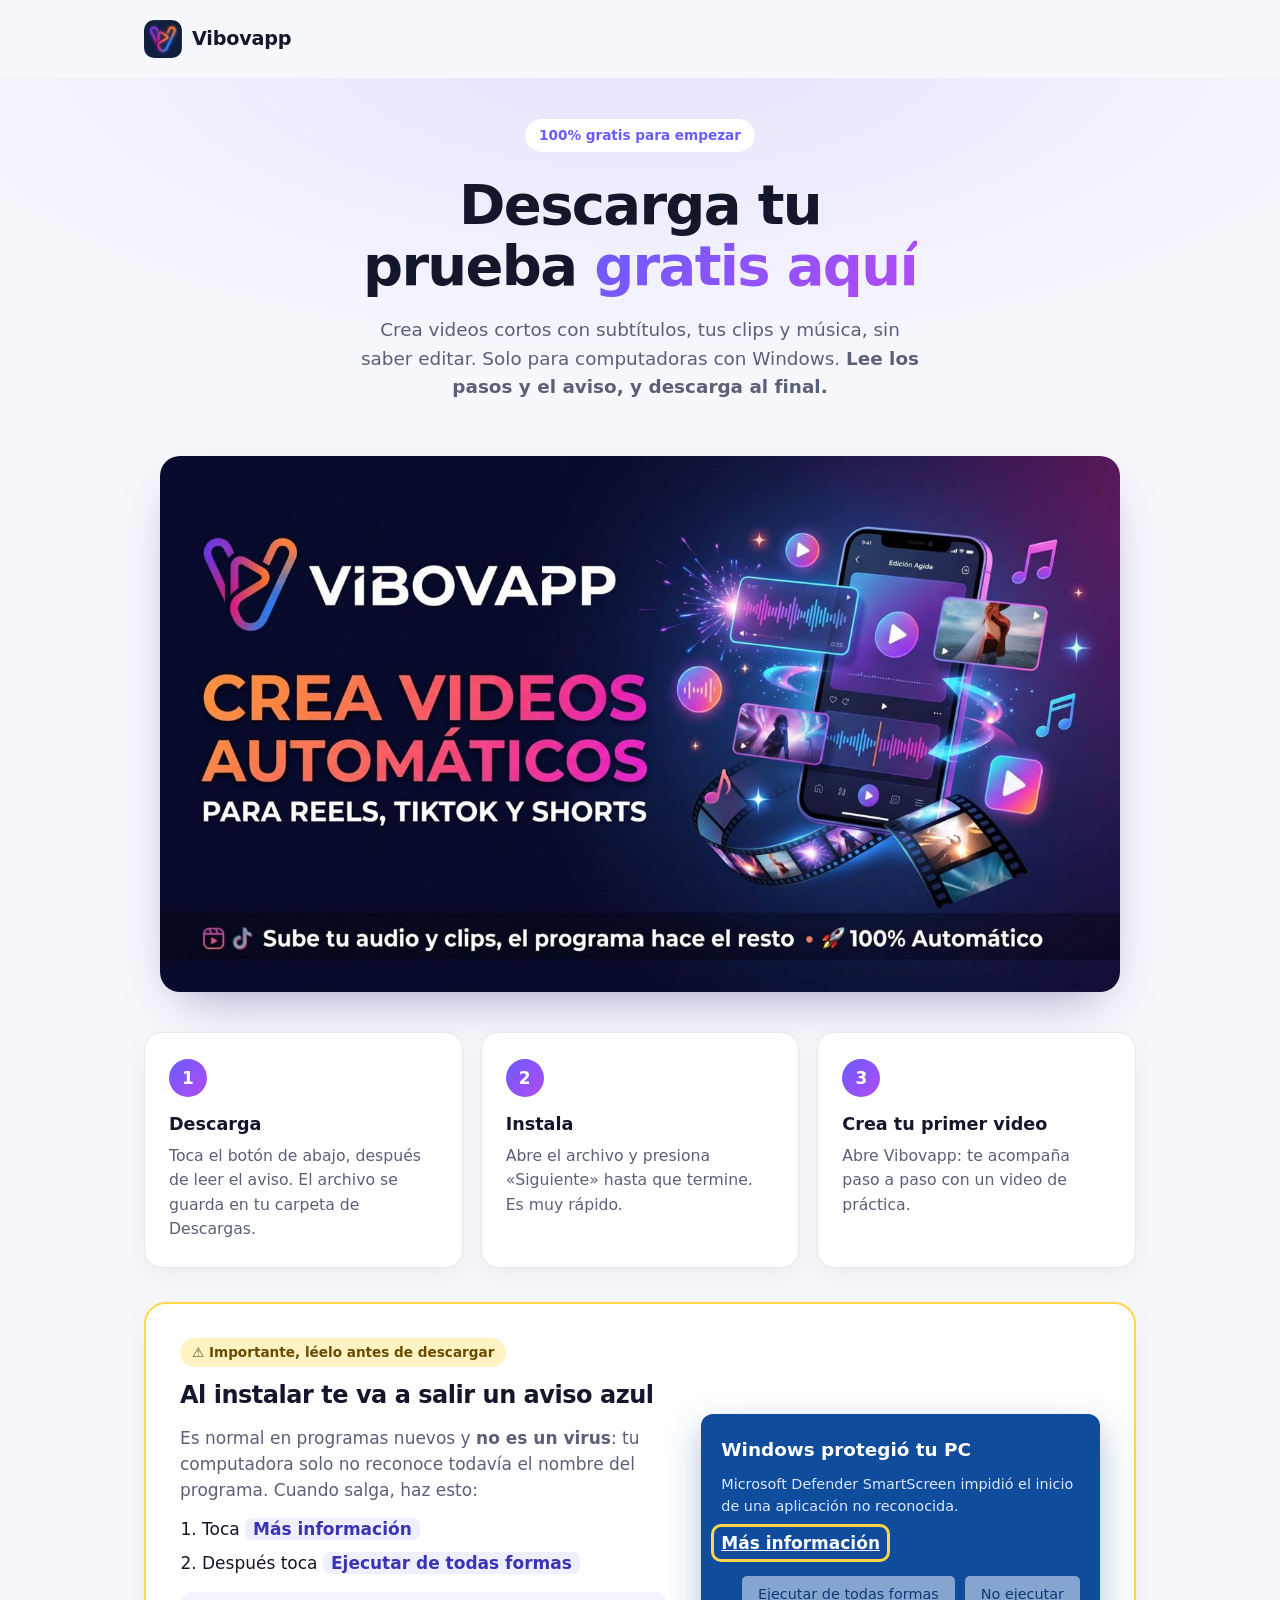
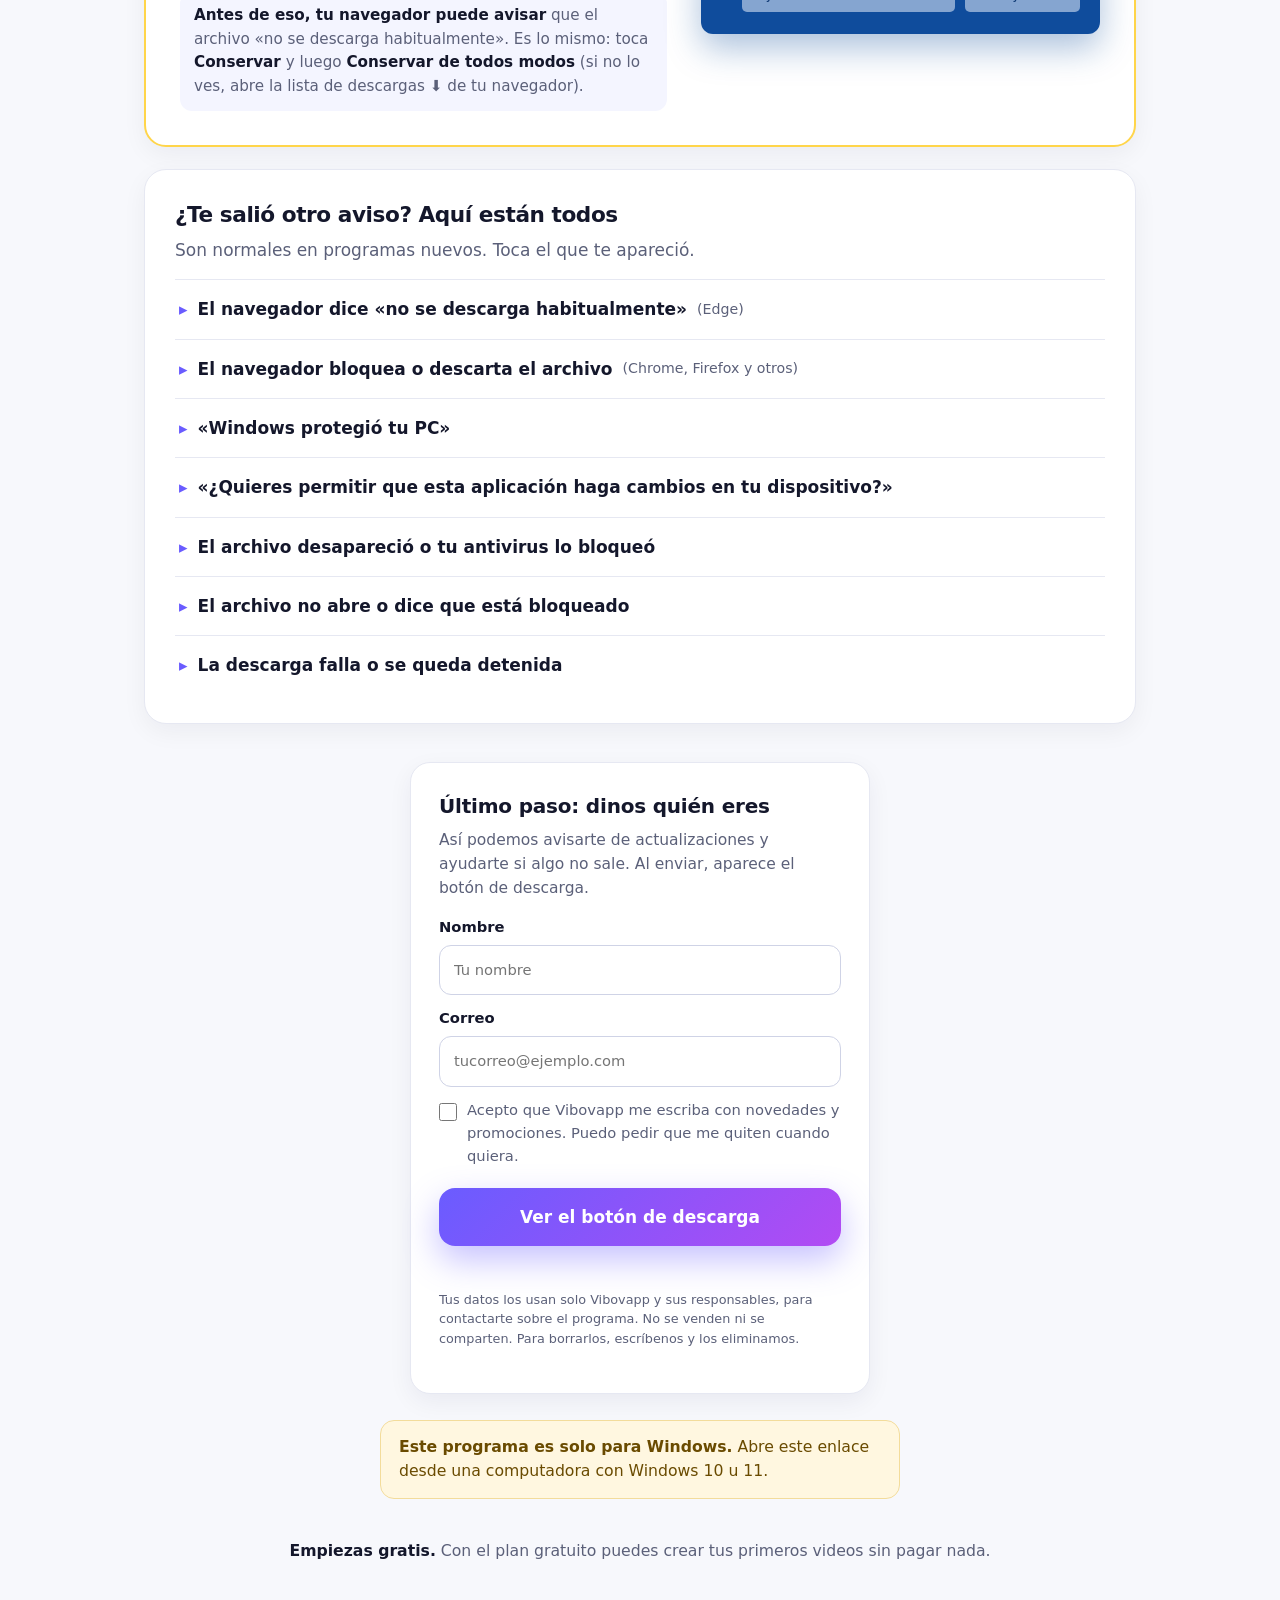
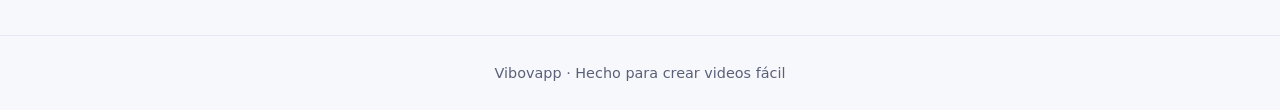
<file: index.html>
<!DOCTYPE html>
<html lang="es">
<head>
<meta charset="utf-8">
<meta name="viewport" content="width=device-width, initial-scale=1">
<title>Descarga Vibovapp gratis</title>
<meta name="description" content="Crea videos cortos con subtítulos, clips y música. Descarga tu prueba gratis para Windows.">
<link rel="icon" href="[data-uri]">
<style>
:root{--ink:#14172b;--soft:#5b6079;--line:#e6e8f2;--bg:#f7f8fc;--a:#6a5cff;--b:#b24bf3;--grad:linear-gradient(135deg,#6a5cff,#b24bf3)}
*{box-sizing:border-box;margin:0;padding:0}
html{scroll-behavior:smooth}
body{font:17px/1.55 "Segoe UI",system-ui,-apple-system,Roboto,sans-serif;color:var(--ink);background:var(--bg);-webkit-font-smoothing:antialiased}
.top{display:flex;align-items:center;gap:10px;max-width:1040px;margin:0 auto;padding:20px 24px}
.top img{width:38px;height:38px;border-radius:10px}
.top b{font-size:1.2rem;letter-spacing:-.01em}
.hero{background:radial-gradient(1200px 500px at 50% -10%,#e7e3ff 0,transparent 70%);padding:40px 24px 64px;text-align:center}
.hero .in{max-width:760px;margin:0 auto}
.pill{display:inline-block;font-size:.85rem;font-weight:600;color:var(--a);background:#fff;border:1px solid var(--line);padding:6px 14px;border-radius:999px;margin-bottom:22px}
h1{text-wrap:balance;font-size:clamp(2.1rem,6vw,3.5rem);line-height:1.08;letter-spacing:-.03em;font-weight:800}
h1 span{background:var(--grad);-webkit-background-clip:text;background-clip:text;color:transparent}
.sub{margin:20px auto 0;max-width:560px;color:var(--soft);font-size:1.15rem}
.cta{display:inline-flex;align-items:center;gap:12px;margin-top:34px;padding:20px 40px;border-radius:16px;background:var(--grad);color:#fff;text-decoration:none;font-weight:700;font-size:1.3rem;box-shadow:0 14px 34px rgba(106,92,255,.38);transition:transform .15s,box-shadow .15s}
.cta:hover{transform:translateY(-2px);box-shadow:0 18px 40px rgba(106,92,255,.48)}
.cta svg{width:26px;height:26px}
.meta{margin-top:16px;color:var(--soft);font-size:.95rem}
.meta b{color:var(--ink)}
.pc{display:none;margin:26px auto 0;max-width:520px;background:#fff7e0;border:1px solid #f3dc9b;color:#6a4b00;border-radius:14px;padding:14px 18px;font-size:.98rem;text-align:left}
.pc.on{display:block}
.wrap{max-width:1040px;margin:0 auto;padding:0 24px 72px}
.steps{display:grid;grid-template-columns:repeat(3,1fr);gap:18px;margin-top:-34px}.center{text-align:center;margin-top:38px}.center .cta{margin-top:0}
.step{background:#fff;border:1px solid var(--line);border-radius:18px;padding:26px 24px;box-shadow:0 8px 24px rgba(20,23,43,.05)}
.n{width:38px;height:38px;border-radius:50%;background:var(--grad);color:#fff;font-weight:800;display:grid;place-items:center;margin-bottom:14px}
.step h3{font-size:1.1rem;margin-bottom:6px}
.step p{color:var(--soft);font-size:.98rem}
.banner+.steps{margin-top:40px!important}
.banner{display:block;width:100%;max-width:960px;margin:-10px auto 0;border-radius:20px;box-shadow:0 20px 50px -20px rgba(40,30,120,.45)}
.warn{margin-top:34px;background:#fff;border:2px solid #ffd54a;border-radius:22px;padding:34px;display:grid;grid-template-columns:1.1fr .9fr;gap:34px;align-items:center;box-shadow:0 8px 24px rgba(20,23,43,.05)}
.imp{display:inline-block;background:#fff3c4;color:#6a4b00;font-weight:700;font-size:.85rem;padding:4px 12px;border-radius:999px;margin-bottom:10px}
.warn h2{font-size:1.5rem;letter-spacing:-.02em;margin-bottom:10px}
.warn p{color:var(--soft);margin-bottom:12px}
.nav{margin-top:16px;background:#f4f5ff;border-radius:12px;padding:12px 14px;font-size:.95rem;color:var(--soft)}
.nav b{background:none;padding:0;color:var(--ink)}
.reg{max-width:460px;margin:0 auto;background:#fff;border:1px solid var(--line);border-radius:20px;padding:28px;text-align:left;box-shadow:0 8px 24px rgba(20,20,60,.06);position:relative}
.reg h3{font-size:1.25rem;letter-spacing:-.01em;margin-bottom:6px}
.reg>p{color:var(--soft);margin-bottom:16px;font-size:.97rem}
.reg label{display:block;font-weight:600;font-size:.92rem;margin-bottom:12px}
.reg input[type=text],.reg input[type=email]{display:block;width:100%;margin-top:6px;padding:13px 14px;border:1px solid #cfd3e6;border-radius:12px;font:inherit;font-weight:400}
.reg input:focus{outline:2px solid #8b7bff;border-color:#8b7bff}
.reg .ck{display:flex;gap:10px;align-items:flex-start;font-weight:400;color:var(--soft)}
.reg .ck input{margin-top:4px;width:18px;height:18px;flex:none}
.reg .enviar{width:100%;justify-content:center;margin-top:8px;border:0;cursor:pointer;font:inherit;font-weight:700;padding:16px 20px}
.reg .err{color:#c0392b;font-size:.92rem;margin-top:10px;min-height:1.2em}
.reg .priv{color:var(--soft);font-size:.8rem;margin-top:10px}
#dlbox{display:none}#dlbox.on{display:block}
.warn ol{padding-left:22px;color:var(--ink)}
.warn li{margin:8px 0}
.warn li b{background:#eef0ff;padding:1px 8px;border-radius:7px;color:#3b34b3}
.win{background:#0f4c9c;border-radius:12px;padding:22px 20px;color:#fff;font-family:"Segoe UI",system-ui,sans-serif;box-shadow:0 14px 34px rgba(15,76,156,.35)}
.win h4{font-size:1.15rem;font-weight:600;margin-bottom:8px}
.win p{color:#dbe7fb;font-size:.9rem;margin:0 0 6px}
.win .mas{display:inline-block;margin-top:6px;color:#fff;text-decoration:underline;font-weight:600;position:relative}
.win .mas::after{content:"";position:absolute;left:-10px;right:-10px;top:-6px;bottom:-6px;border:3px solid #ffd54a;border-radius:10px}
.win .btns{display:flex;gap:10px;justify-content:flex-end;margin-top:20px}
.win .btns i{font-style:normal;background:#e6eefb;color:#0f2b55;padding:7px 16px;border-radius:5px;font-size:.9rem;opacity:.55}
.free{margin-top:40px;text-align:center;color:var(--soft);font-size:.98rem}
.free b{color:var(--ink)}
footer{border-top:1px solid var(--line);padding:26px 24px;text-align:center;color:var(--soft);font-size:.9rem}

.otros{margin-top:22px;background:#fff;border:1px solid var(--line);border-radius:22px;padding:28px 30px;box-shadow:0 8px 24px rgba(20,23,43,.05)}
.otros h2{font-size:1.35rem;letter-spacing:-.02em}
.otros>p{color:var(--soft);margin:6px 0 16px}
.otros details{border-top:1px solid var(--line);padding:4px 0}
.otros summary{cursor:pointer;font-weight:700;padding:12px 4px;list-style:none;display:flex;gap:10px;align-items:center}
.otros summary::-webkit-details-marker{display:none}
.otros summary::before{content:"▸";color:var(--a);transition:transform .15s}
.otros details[open] summary::before{transform:rotate(90deg)}
.otros summary small{font-weight:500;color:var(--soft)}
.otros .cuerpo{padding:0 4px 14px 26px;color:var(--soft)}
.otros ol{padding-left:20px;color:var(--ink)}
.otros li{margin:7px 0}
.otros li b{background:#eef0ff;padding:1px 8px;border-radius:7px;color:#3b34b3;font-weight:600}
.otros .caps{display:flex;gap:14px;flex-wrap:wrap;align-items:flex-start;margin-top:10px}
.otros .caps img{max-width:100%;border:1px solid var(--line);border-radius:12px;box-shadow:0 6px 18px rgba(20,23,43,.08)}
.otros .nota{margin-top:8px;font-size:.92rem}
@media(max-width:820px){.steps{grid-template-columns:1fr;margin-top:-10px}.center{margin-top:26px}.warn{grid-template-columns:1fr;padding:26px}.cta{padding:18px 28px;font-size:1.15rem;width:100%;justify-content:center}}
</style>
</head>
<body>
<div class="top"><img alt="" src="[data-uri]"><b>Vibovapp</b></div>

<section class="hero"><div class="in">
  <span class="pill">100% gratis para empezar</span>
  <h1>Descarga tu prueba <span>gratis aquí</span></h1>
  <p class="sub">Crea videos cortos con subtítulos, tus clips y música, sin saber editar. Solo para computadoras con Windows. <b>Lee los pasos y el aviso, y descarga al final.</b></p>
</div></section>

<div class="wrap">
  <img class="banner" alt="Vibovapp: crea videos automáticos para Reels, TikTok y Shorts" src="[data-uri]">
  <div class="steps">
    <div class="step"><div class="n">1</div><h3>Descarga</h3><p>Toca el botón de abajo, después de leer el aviso. El archivo se guarda en tu carpeta de Descargas.</p></div>
    <div class="step"><div class="n">2</div><h3>Instala</h3><p>Abre el archivo y presiona «Siguiente» hasta que termine. Es muy rápido.</p></div>
    <div class="step"><div class="n">3</div><h3>Crea tu primer video</h3><p>Abre Vibovapp: te acompaña paso a paso con un video de práctica.</p></div>
  </div>

  <div class="warn">
    <div>
      <span class="imp">⚠ Importante, léelo antes de descargar</span>
      <h2>Al instalar te va a salir un aviso azul</h2>
      <p>Es normal en programas nuevos y <b>no es un virus</b>: tu computadora solo no reconoce todavía el nombre del programa. Cuando salga, haz esto:</p>
      <ol>
        <li>Toca <b>Más información</b></li>
        <li>Después toca <b>Ejecutar de todas formas</b></li>
      </ol>
      <div class="nav">
        <b>Antes de eso, tu navegador puede avisar</b> que el archivo «no se descarga habitualmente». Es lo mismo: toca <b>Conservar</b> y luego <b>Conservar de todos modos</b> (si no lo ves, abre la lista de descargas ⬇ de tu navegador).
      </div>
    </div>
    <div class="win" aria-hidden="true">
      <h4>Windows protegió tu PC</h4>
      <p>Microsoft Defender SmartScreen impidió el inicio de una aplicación no reconocida.</p>
      <span class="mas">Más información</span>
      <div class="btns"><i>Ejecutar de todas formas</i><i>No ejecutar</i></div>
    </div>
  </div>


  <section class="otros" id="otros">
    <h2>¿Te salió otro aviso? Aquí están todos</h2>
    <p>Son normales en programas nuevos. Toca el que te apareció.</p>

    <details>
      <summary>El navegador dice «no se descarga habitualmente» <small>(Edge)</small></summary>
      <div class="cuerpo">
        <ol>
          <li>En la ventanita de descargas, toca los tres puntos <b>···</b> y elige <b>Conservar</b>.</li>
          <li>Si sale «Asegúrate de que confías…», toca la flechita de <b>Eliminar</b> y elige <b>Conservar de todos modos</b>.</li>
        </ol>
        <div class="caps">
          <img alt="Aviso del navegador al descargar" src="[data-uri]">
          <img alt="Menú con la opción Conservar" src="[data-uri]">
          <img alt="Opción Conservar de todos modos" src="[data-uri]">
        </div>
      </div>
    </details>

    <details>
      <summary>El navegador bloquea o descarta el archivo <small>(Chrome, Firefox y otros)</small></summary>
      <div class="cuerpo">
        <ol>
          <li>Abre la lista de descargas ⬇ de tu navegador (o presiona <b>Ctrl</b> + <b>J</b>).</li>
          <li>Busca <b>Vibovapp-Setup.exe</b>, toca los tres puntos o la flechita junto a él y elige <b>Conservar</b> (en Firefox: <b>Permitir descarga</b>).</li>
        </ol>
        <p class="nota">Los nombres pueden cambiar un poco según tu navegador. Busca la palabra «conservar» o «permitir».</p>
      </div>
    </details>

    <details>
      <summary>«Windows protegió tu PC»</summary>
      <div class="cuerpo">
        <ol>
          <li>Toca <b>Más información</b>.</li>
          <li>Después toca <b>Ejecutar de todas formas</b>.</li>
        </ol>
      </div>
    </details>

    <details>
      <summary>«¿Quieres permitir que esta aplicación haga cambios en tu dispositivo?»</summary>
      <div class="cuerpo">
        <p>Es el permiso normal de Windows para instalar un programa. Toca <b style="background:#eef0ff;padding:1px 8px;border-radius:7px;color:#3b34b3;font-weight:600">Sí</b>. Si dice «Editor: Desconocido», es lo esperado.</p>
      </div>
    </details>

    <details>
      <summary>El archivo desapareció o tu antivirus lo bloqueó</summary>
      <div class="cuerpo">
        <ol>
          <li>Abre <b>Seguridad de Windows</b> → <b>Protección antivirus y contra amenazas</b> → <b>Historial de protección</b>.</li>
          <li>Busca <b>Vibovapp-Setup.exe</b>, abre <b>Acciones</b> y elige <b>Permitir en el dispositivo</b> o <b>Restaurar</b>.</li>
          <li>Si usas otro antivirus, busca su «cuarentena» y restaura el archivo desde ahí.</li>
        </ol>
        <p class="nota">Hazlo solo si descargaste el archivo desde esta página.</p>
      </div>
    </details>

    <details>
      <summary>El archivo no abre o dice que está bloqueado</summary>
      <div class="cuerpo">
        <ol>
          <li>Haz clic derecho sobre <b>Vibovapp-Setup.exe</b> y elige <b>Propiedades</b>.</li>
          <li>Abajo, marca la casilla <b>Desbloquear</b> y toca <b>Aceptar</b>.</li>
          <li>Ábrelo de nuevo.</li>
        </ol>
      </div>
    </details>

    <details>
      <summary>La descarga falla o se queda detenida</summary>
      <div class="cuerpo">
        <ol>
          <li>Revisa tu internet y toca de nuevo el botón de descarga.</li>
          <li>Si sigue igual, prueba con otro navegador o con una ventana privada.</li>
          <li>Revisa que tu computadora tenga espacio libre.</li>
        </ol>
      </div>
    </details>
  </section>

  <div class="center">
  <form class="reg" id="reg" novalidate>
    <h3>Último paso: dinos quién eres</h3>
    <p>Así podemos avisarte de actualizaciones y ayudarte si algo no sale. Al enviar, aparece el botón de descarga.</p>
    <label>Nombre<input id="rn" name="nombre" type="text" autocomplete="name" placeholder="Tu nombre" required></label>
    <label>Correo<input id="rc" name="correo" type="email" autocomplete="email" placeholder="tucorreo@ejemplo.com" required></label>
    <input id="rh" name="web" type="text" tabindex="-1" autocomplete="off" aria-hidden="true" style="position:absolute;left:-9999px;opacity:0">
    <label class="ck"><input id="rk" type="checkbox"> <span>Acepto que Vibovapp me escriba con novedades y promociones. Puedo pedir que me quiten cuando quiera.</span></label>
    <button class="cta enviar" type="submit">Ver el botón de descarga</button>
    <p class="err" id="re" role="alert"></p>
    <p class="priv">Tus datos los usan solo Vibovapp y sus responsables, para contactarte sobre el programa. No se venden ni se comparten. Para borrarlos, escríbenos y los eliminamos.</p>
  </form>
  <div id="dlbox">
  <a class="cta" id="dl" href="https://github.com/Reelmation/vibovapp-descargas/releases/latest/download/Vibovapp-Setup.exe">
      <svg viewBox="0 0 24 24" fill="none" stroke="currentColor" stroke-width="2.4" stroke-linecap="round" stroke-linejoin="round"><path d="M12 3v12m0 0l-5-5m5 5l5-5M4 20h16"/></svg>
      Descargar gratis para Windows
    </a>
    <p class="meta"><b>Windows 10 u 11</b> · Instalación en 2 minutos · Sin tarjeta</p>
  </div>
    <div class="pc" id="pc"><b>Estás viendo esta página desde un celular.</b> El programa se instala en una computadora con Windows. Abre este mismo enlace desde tu computadora para descargarlo.</div>
  </div>

  <p class="free"><b>Empiezas gratis.</b> Con el plan gratuito puedes crear tus primeros videos sin pagar nada.</p>
</div>

<footer>Vibovapp · Hecho para crear videos fácil</footer>

<script>
(function(){
  // Pega aquí la dirección de tu hoja de Google (termina en /exec). Si se deja vacía, el botón de descarga se muestra directo.
  var URL_HOJA="https://script.google.com/macros/s/AKfycbyVX-qkW4XXelcegpZg4iB9op0LhGf-EkiRbF5yEn4SxVxYdle727_QugpDrK7ElKH8/exec";
  var f=document.getElementById("reg"),box=document.getElementById("dlbox"),err=document.getElementById("re");
  function mostrar(){f.style.display="none";box.classList.add("on");}
  var ya=false;try{ya=localStorage.getItem("vibo_reg")==="1";}catch(e){}
  if(!URL_HOJA||ya){mostrar();return;}
  f.addEventListener("submit",function(e){
    e.preventDefault();
    var n=document.getElementById("rn").value.trim(),c=document.getElementById("rc").value.trim();
    if(n.length<2){err.textContent="Escribe tu nombre.";return;}
    if(!/^[^\s@]+@[^\s@]+\.[^\s@]{2,}$/.test(c)){err.textContent="Revisa tu correo: parece que le falta algo.";return;}
    if(!document.getElementById("rk").checked){err.textContent="Marca la casilla para continuar.";return;}
    if(document.getElementById("rh").value){mostrar();return;}
    err.textContent="";
    var b=f.querySelector("button");b.disabled=true;b.textContent="Enviando…";
    var d=new URLSearchParams({nombre:n,correo:c,acepta:"si",pagina:location.href,navegador:navigator.userAgent.slice(0,120)});
    fetch(URL_HOJA,{method:"POST",mode:"no-cors",body:d}).catch(function(){}).then(function(){
      try{localStorage.setItem("vibo_reg","1");}catch(e){}
      mostrar();
    });
  });
})();
(function(){
  var movil=/Android|iPhone|iPad|iPod|Mobile/i.test(navigator.userAgent);
  var mac=/Macintosh|Linux/i.test(navigator.userAgent)&&!/Android/i.test(navigator.userAgent);
  if(movil||mac){document.getElementById("pc").classList.add("on");
    if(mac)document.getElementById("pc").innerHTML="<b>Este programa es solo para Windows.</b> Abre este enlace desde una computadora con Windows 10 u 11.";}
})();
</script>
</body>
</html>
</file>
